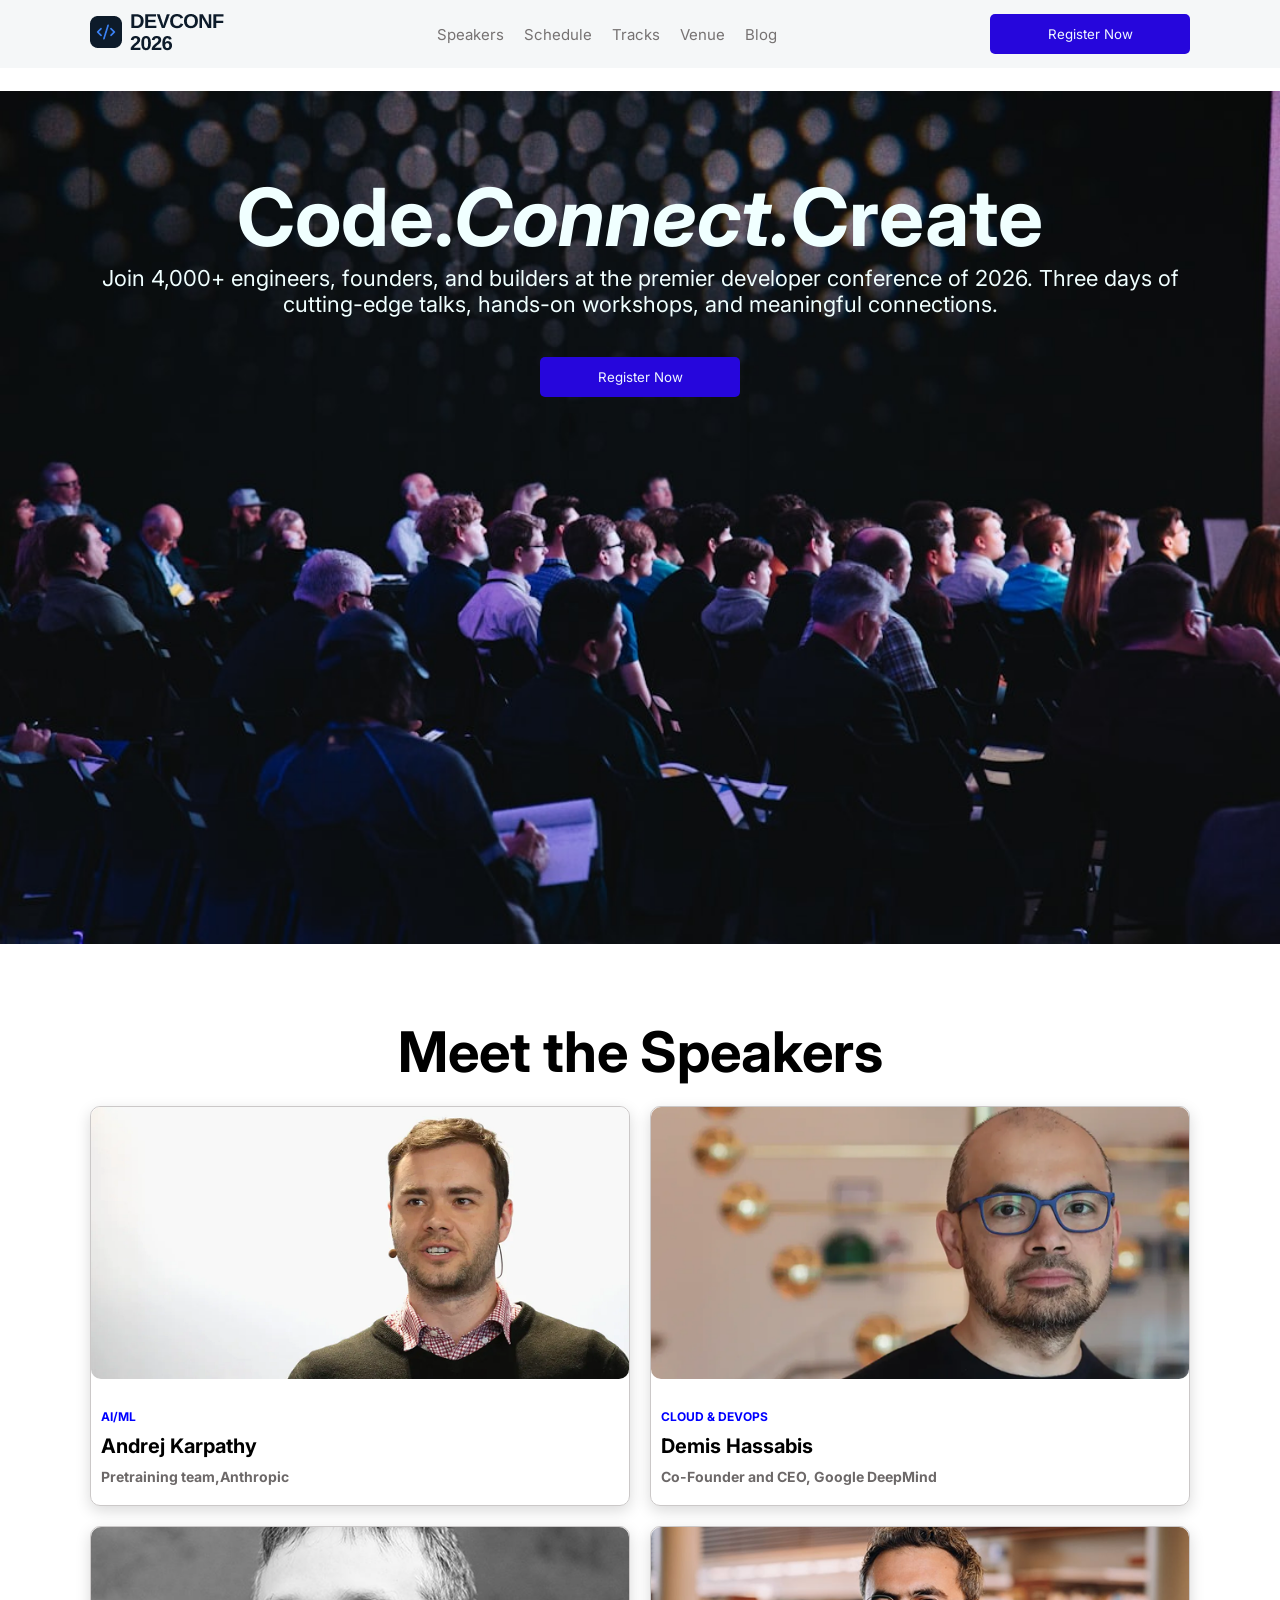
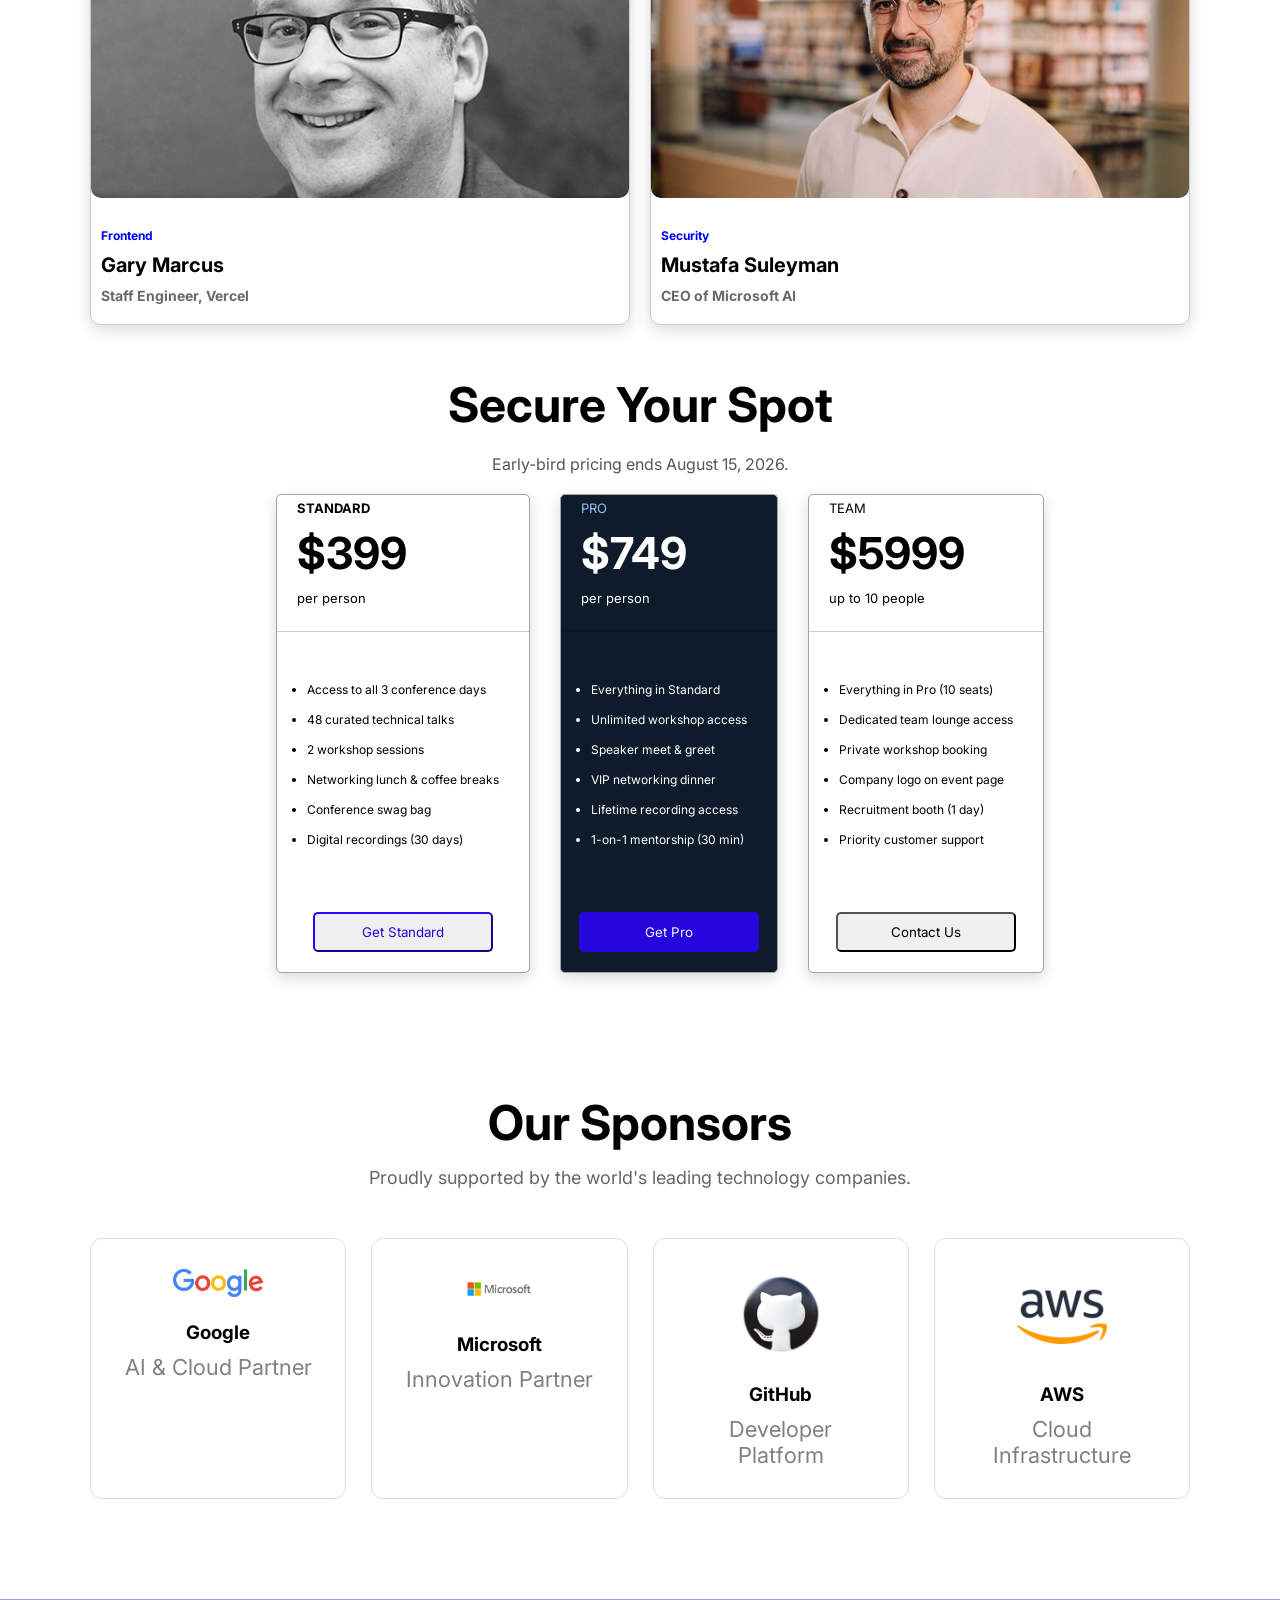
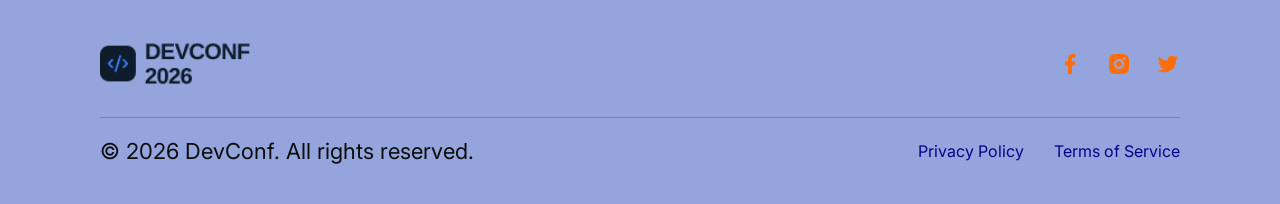
<file: index.html>
<!DOCTYPE html>
<html lang="en">
<head>
    <meta charset="UTF-8">
    <meta name="viewport" content="width=device-width, initial-scale=1.0">
    <title>Assignment01</title>
    <link rel="stylesheet" href="styles/responsive.css">
    
    <!-- font -->
     <link rel="preconnect" href="https://fonts.googleapis.com">
     <link rel="preconnect" href="https://fonts.gstatic.com" crossorigin>
    <link href="https://fonts.googleapis.com/css2?family=Inter:ital,opsz,wght@0,14..32,100..900;1,14..32,100..900&family=Open+Sans:ital,wght@0,300..800;1,300..800&display=swap" rel="stylesheet">
</head>
<body>
    <header>
       
            <nav>
                <div class="logo">
                <img src="logo.png" alt=""> 
                </div>
                
            
                <ul class="tab">
                <li><a href="">Speakers</a></li>
                <li><a href="">Schedule</a></li>
                <li><a href="">Tracks</a></li>
                <li><a href="">Venue</a></li>
                <li><a href="">Blog</a></li>
               </ul>
            
               <button class="button-style btn-size-height">Register Now</button>
           </nav>
        
    </header>
<main>
        <section class="hero">
            <div class="sec-text">
            <h1>Code.<em>Connect.</em>Create</h1>
            <p>Join 4,000+ engineers, founders, and builders at the premier developer conference of 2026. Three days of cutting-edge talks, hands-on workshops, and meaningful connections.</p><br><br>
             <button class="second button-style btn-size">Register Now</button>
           </div> 
          
        </section>

        <section class="gallery">
            <p class="sec-2">Meet the Speakers</p><br>
       <div class="gallery-box">     

            <div class="div-size">
                <img src="andrej.png" alt=""><br>
                <p class="developer">AI/ML </p>
                <p class="name">Andrej Karpathy</p>
                <p class="designation">Pretraining team,Anthropic</p><br>
            </div>
            <div class="div-size">
                <img src="demis.png" alt=""><br>
                <p class="developer">CLOUD & DEVOPS </p>
                <p class="name">Demis Hassabis</p>
                <p class="designation">Co-Founder and CEO, Google DeepMind</p><br>
            </div>
        
            <div class="div-size">
                <img src="gary.png" alt=""><br>
                <p class="developer">Frontend</p>
                <p class="name">Gary Marcus</p>
                <p class="designation">Staff Engineer, Vercel</p><br>
            </div>
            <div class="div-size">
                <img src="mustafa.png" alt=""><br>
                <p class="developer">Security </p>
                <p class="name">Mustafa Suleyman</p>
                <p class="designation">CEO of Microsoft AI</p><br>
            </div>
        
       </div> 
        </section>
        <section>
            <p class="headline">Secure Your Spot</p><br>
            <p class="explain">Early-bird pricing ends August 15, 2026.</p>
            <div class="sec-3-div">
            <div class="div-box1">
                <p class="font"><b>STANDARD</b></p>
                <P class="font-number">$399</P>
                <P  class="font">per person</P><br><hr><br>
                <ul class="font-text">
                    <li>󠁯Access to all 3 conference days</li><br>
                    <li>48 curated technical talks</li><br>
                    <li>󠁯2 workshop sessions</li><br>
                    <li>󠁯Networking lunch & coffee breaks</li><br>
                    <li>󠁯Conference swag bag</li><br>
                    <li>󠁯Digital recordings (30 days)</li><br>
                </ul>
                
                <button  class="button-align border-1">Get Standard</button>
                
            </div>
            <div class="div-box1 div-box1-color">
               <p  class="font" style="color: #93C5FD;">PRO</p>
               <p class="font-number">$749</p>
               <P  class="font">per person</P><br><hr><br>
               <ul class="font-text">
                    <li>Everything in Standard</li><br>
                    <li>Unlimited workshop access</li><br>
                    <li>Speaker meet & greet</li><br>
                    <li>󠁯VIP networking dinner</li><br>
                    <li>󠁯Lifetime recording access</li><br>
                    <li>󠁯1-on-1 mentorship (30 min)</li><br>
               </ul>
               
               <button class="button-style button-align">Get Pro</button>
                
            </div>
            <div class="div-box1">
               <p  class="font">TEAM</p>
               <p class="font-number">$5999</p>
               <P class="font">up to 10 people</P><br><hr><br>
               <ul class="font-text">
                <li>Everything in Pro (10 seats)</li><br>
                <li>Dedicated team lounge access</li><br>
                <li>Private workshop booking</li><br>
                <li>Company logo on event page</li><br>
                <li>Recruitment booth (1 day)</li><br>
                <li>Priority customer support</li><br>
               </ul>
               
               <button class="button-align">Contact Us</button>
               
            </div>
            </div>
        </section>

        <section class="sponsors">

    <h2 class="section-title">Our Sponsors</h2>

    <p class="section-description">
        Proudly supported by the world's leading technology companies.
    </p>

    <div class="sponsor-container">

        <div class="sponsor-card">
            <img src="google.png" alt="">
            <h3>Google</h3>
            <p>AI & Cloud Partner</p>
        </div>

        <div class="sponsor-card">
            <img src="microsoft.png" alt="">
            <h3>Microsoft</h3>
            <p>Innovation Partner</p>
        </div>

        <div class="sponsor-card">
            <img src="github.png" alt="">
            <h3>GitHub</h3>
            <p>Developer Platform</p>
        </div>

        <div class="sponsor-card">
            <img src="aws.png" alt="">
            <h3>AWS</h3>
            <p>Cloud Infrastructure</p>
        </div>

    </div>

</section>
</main>
<footer>

    <div class="footer-top">

        <div class="footer-logo">
            <img src="logo.png" alt="">
        </div>

        <div class="social-links">
            <a href="#"><i class="fa-brands fa-facebook-f"><img src="facebook.png" alt=""></i></a>
            <a href="#"><i class="fa-brands fa-instagram"><img src="insta.png" alt=""></i></a>
            <a href="#"><i class="fa-brands fa-twitter"><img src="twitter.png" alt=""></i></a>
        </div>

    </div>

    <hr>

    <div class="footer-bottom">

        <p>&copy; 2026 DevConf. All rights reserved.</p>

        <div class="footer-menu">
            <a href="#">Privacy Policy</a>
            <a href="#">Terms of Service</a>
        </div>

    </div>

</footer>
</body>
</html>
</file>
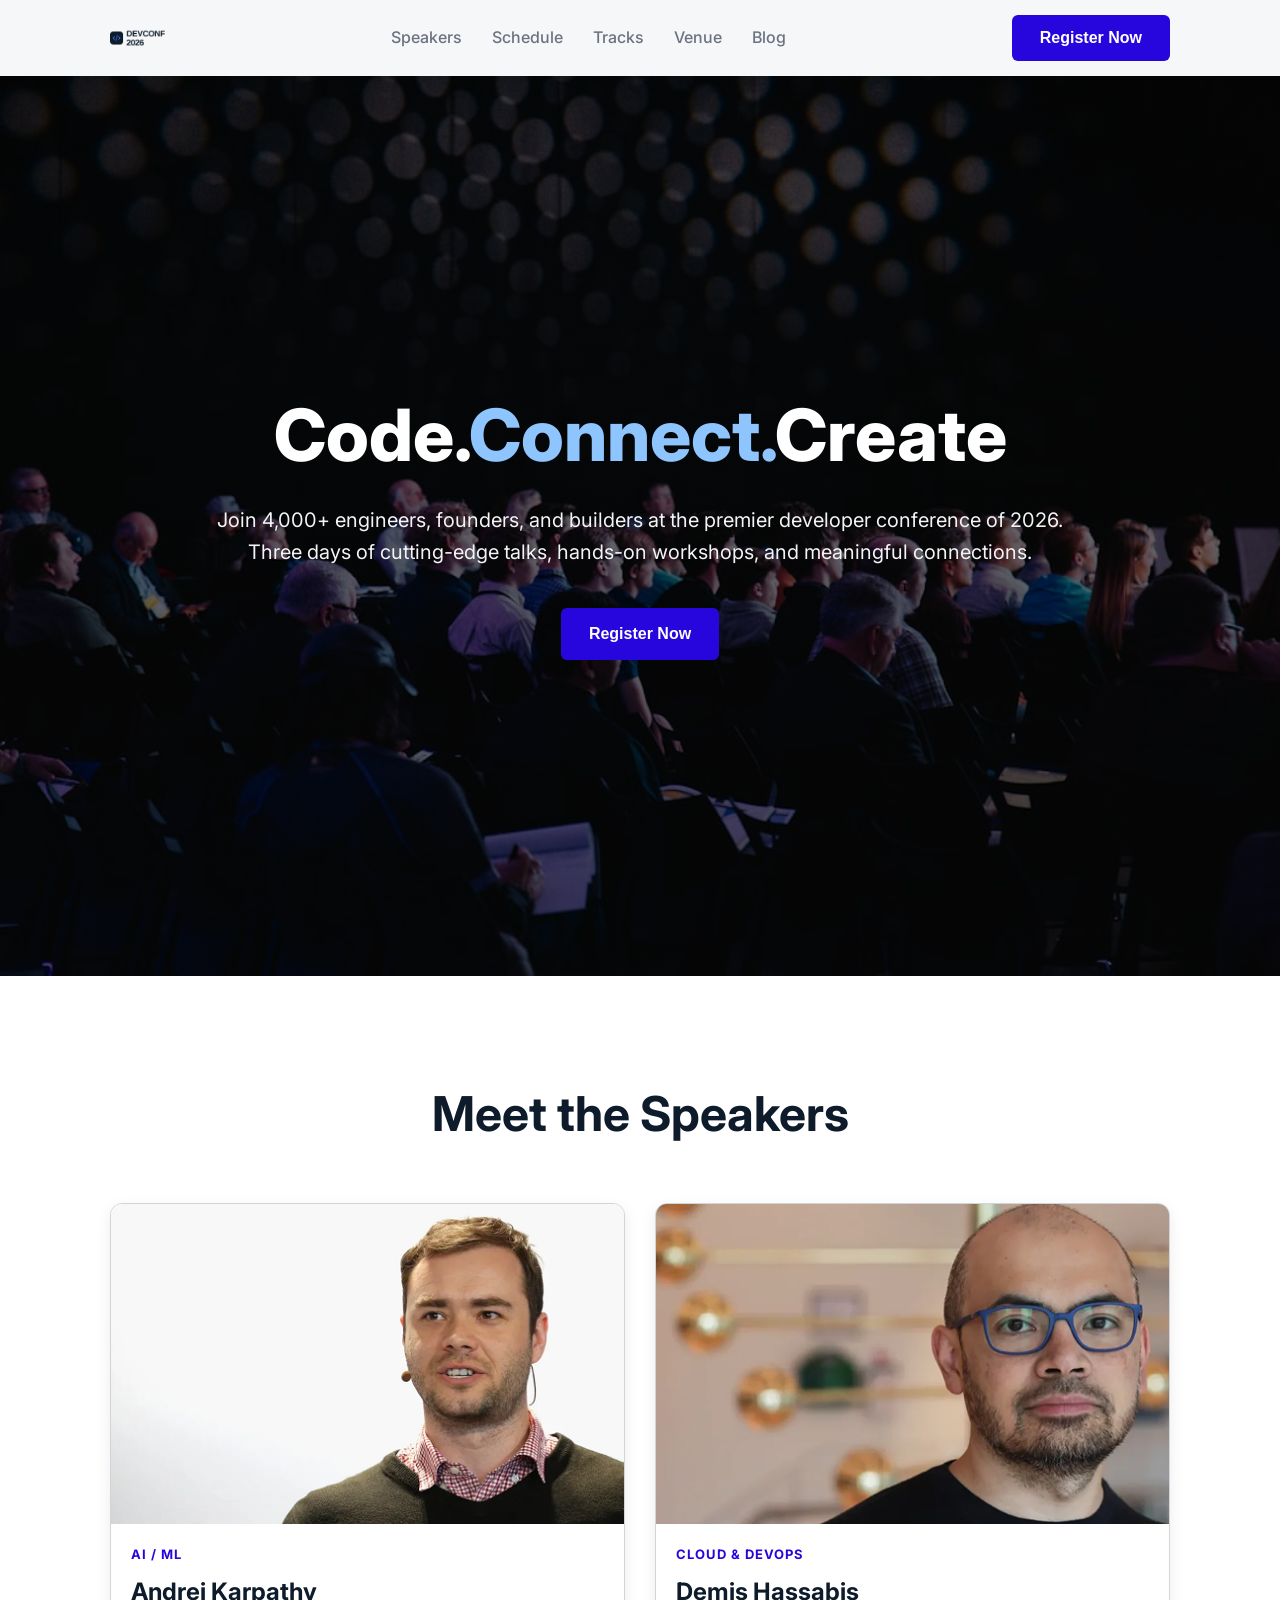
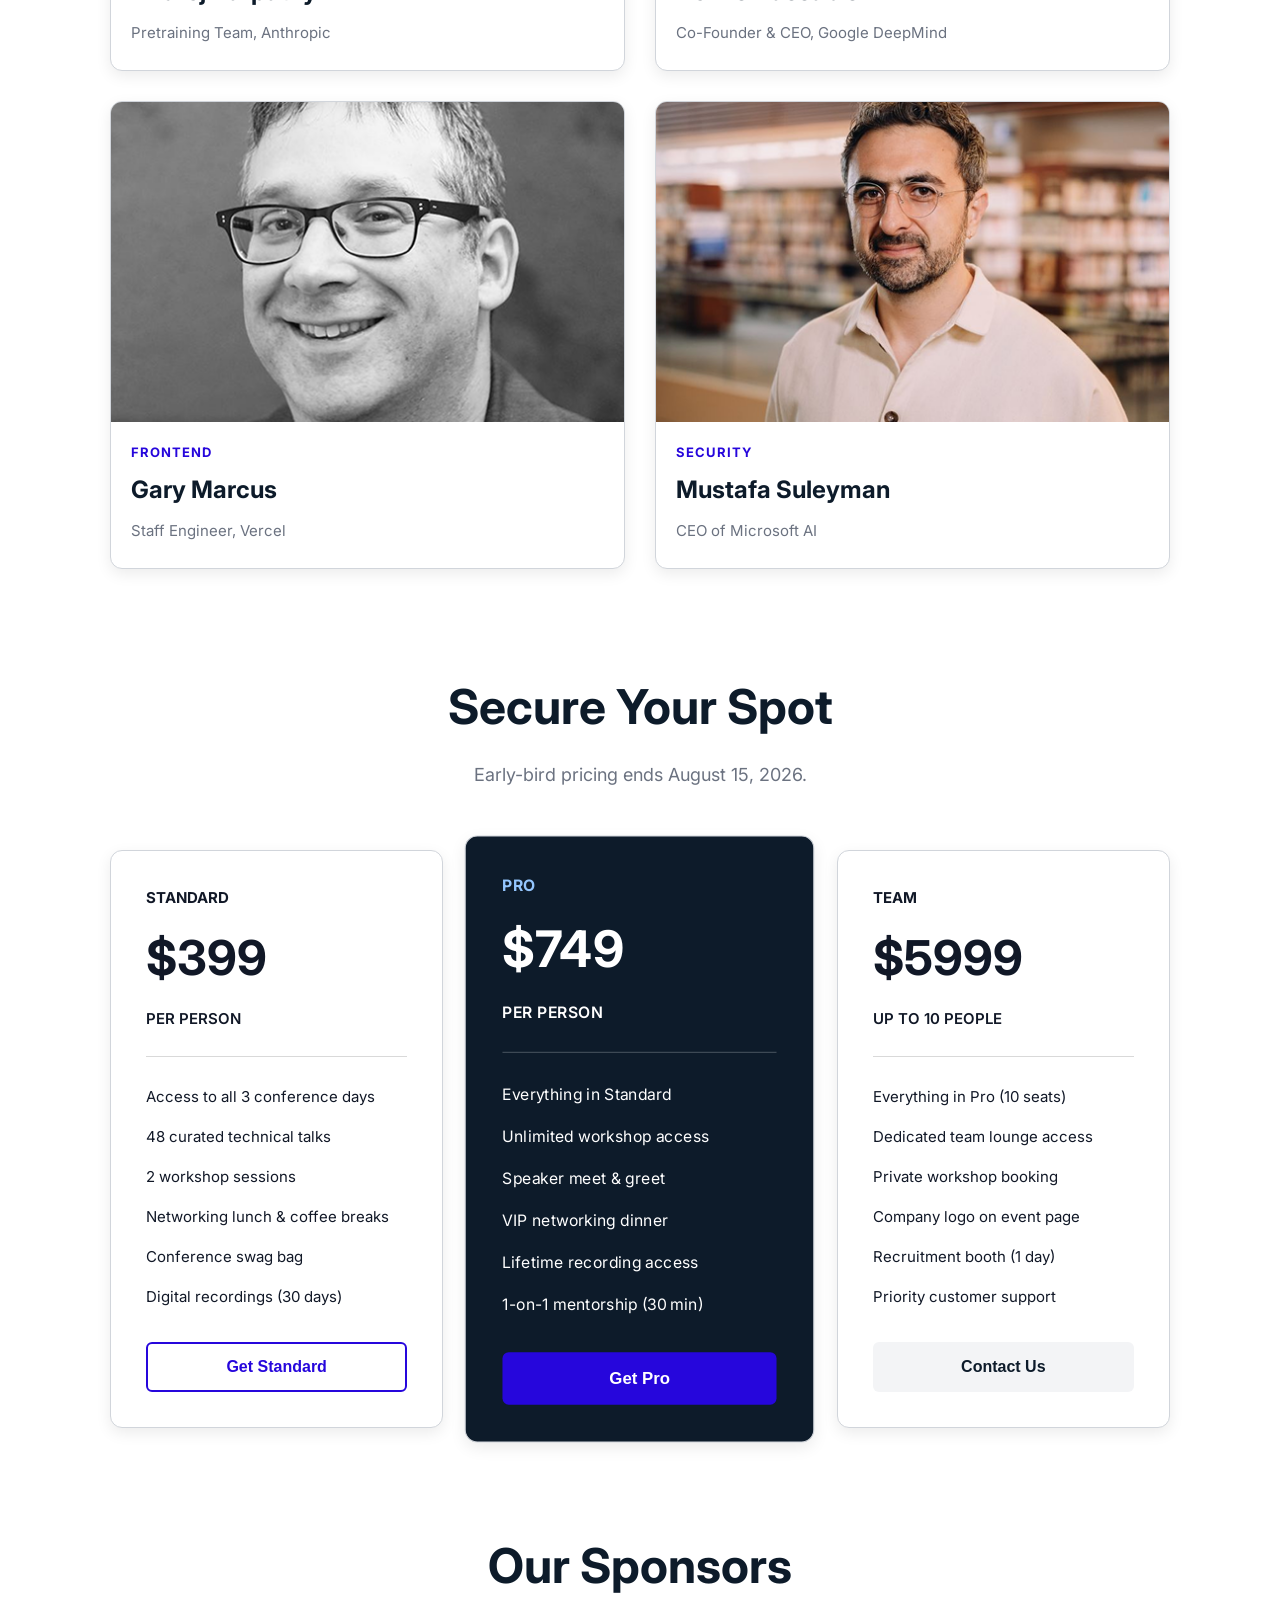
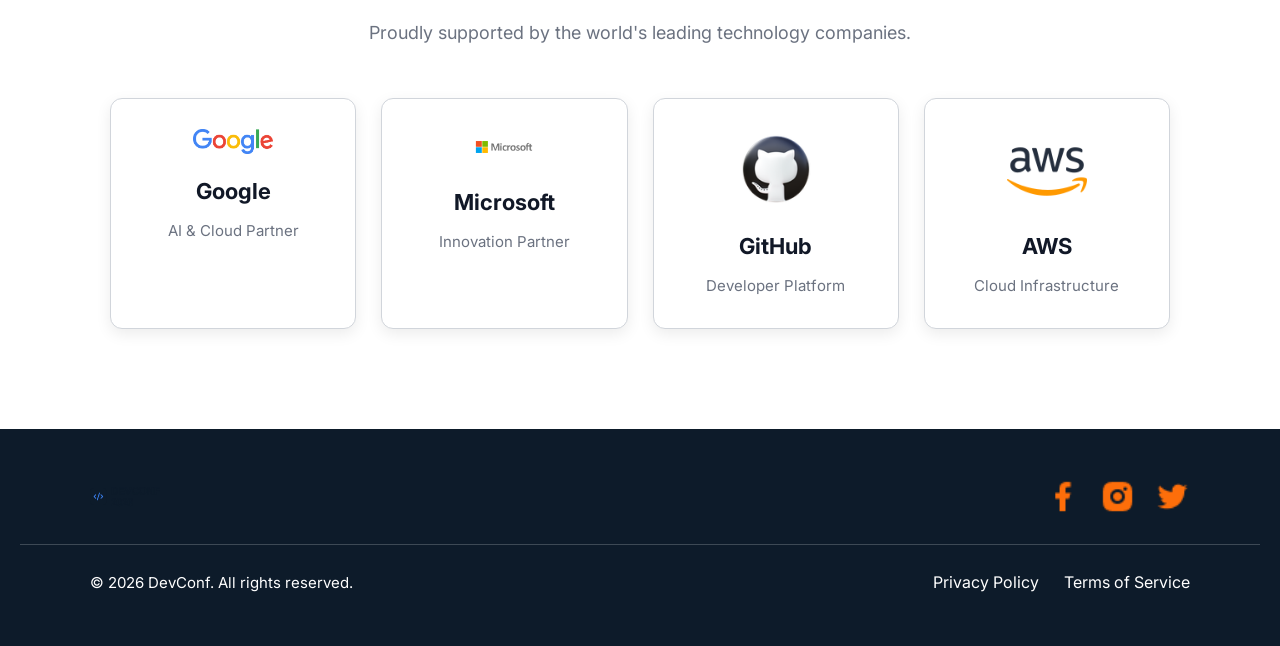
<file: new.html>
<!DOCTYPE html>
<html lang="en">
<head>
    <meta charset="UTF-8">
    <meta name="viewport" content="width=device-width, initial-scale=1.0">
    <title>Assignment 01</title>

    <link rel="stylesheet" href="styles/new.css">

    <!-- Google Font -->
    <link rel="preconnect" href="https://fonts.googleapis.com">
    <link rel="preconnect" href="https://fonts.gstatic.com" crossorigin>

    <link href="https://fonts.googleapis.com/css2?family=Inter:wght@100..900&family=Open+Sans:wght@300..800&display=swap" rel="stylesheet">
</head>

<body>

<header>

    <nav>

        <div class="logo">
            <img src="logo.png" alt="DevConf Logo">
        </div>

        <ul class="tab">
            <li><a href="#">Speakers</a></li>
            <li><a href="#">Schedule</a></li>
            <li><a href="#">Tracks</a></li>
            <li><a href="#">Venue</a></li>
            <li><a href="#">Blog</a></li>
        </ul>

        <button class="button-style btn-size-height">
            Register Now
        </button>

    </nav>

</header>

<main>

    <!-- Hero Section -->

    <section class="hero">

        <div class="sec-text">

            <h1>
                Code.<em>Connect.</em>Create
            </h1>

            <p>
                Join 4,000+ engineers, founders, and builders at the premier
                developer conference of 2026. Three days of cutting-edge talks,
                hands-on workshops, and meaningful connections.
            </p>

            <button class="button-style btn-size">
                Register Now
            </button>

        </div>

    </section>
        <!-- Speakers Section -->

    <section class="gallery">

        <h2 class="sec-2">Meet the Speakers</h2>

        <div class="gallery-box">

            <div class="div-size">
                <img src="andrej.png" alt="Andrej Karpathy">
                <p class="developer">AI / ML</p>
                <p class="name">Andrej Karpathy</p>
                <p class="designation">Pretraining Team, Anthropic</p>
            </div>

            <div class="div-size">
                <img src="demis.png" alt="Demis Hassabis">
                <p class="developer">Cloud & DevOps</p>
                <p class="name">Demis Hassabis</p>
                <p class="designation">Co-Founder & CEO, Google DeepMind</p>
            </div>

            <div class="div-size">
                <img src="gary.png" alt="Gary Marcus">
                <p class="developer">Frontend</p>
                <p class="name">Gary Marcus</p>
                <p class="designation">Staff Engineer, Vercel</p>
            </div>

            <div class="div-size">
                <img src="mustafa.png" alt="Mustafa Suleyman">
                <p class="developer">Security</p>
                <p class="name">Mustafa Suleyman</p>
                <p class="designation">CEO of Microsoft AI</p>
            </div>

        </div>

    </section>

    <!-- Pricing Section -->

    <section class="pricing">

        <h2 class="headline">Secure Your Spot</h2>

        <p class="explain">
            Early-bird pricing ends August 15, 2026.
        </p>

        <div class="sec-3-div">

            <!-- Standard -->

            <div class="div-box1">

                <p class="font"><strong>STANDARD</strong></p>

                <p class="font-number">$399</p>

                <p class="font">per person</p>

                <hr>

                <ul class="font-text">
                    <li>Access to all 3 conference days</li>
                    <li>48 curated technical talks</li>
                    <li>2 workshop sessions</li>
                    <li>Networking lunch & coffee breaks</li>
                    <li>Conference swag bag</li>
                    <li>Digital recordings (30 days)</li>
                </ul>

                <button class="button-align border-1">
                    Get Standard
                </button>

            </div>

            <!-- Pro -->

            <div class="div-box1 div-box1-color">

                <p class="font pro-text"><strong>PRO</strong></p>

                <p class="font-number">$749</p>

                <p class="font">per person</p>

                <hr>

                <ul class="font-text">
                    <li>Everything in Standard</li>
                    <li>Unlimited workshop access</li>
                    <li>Speaker meet & greet</li>
                    <li>VIP networking dinner</li>
                    <li>Lifetime recording access</li>
                    <li>1-on-1 mentorship (30 min)</li>
                </ul>

                <button class="button-style button-align">
                    Get Pro
                </button>

            </div>

            <!-- Team -->

            <div class="div-box1">

                <p class="font"><strong>TEAM</strong></p>

                <p class="font-number">$5999</p>

                <p class="font">Up to 10 people</p>

                <hr>

                <ul class="font-text">
                    <li>Everything in Pro (10 seats)</li>
                    <li>Dedicated team lounge access</li>
                    <li>Private workshop booking</li>
                    <li>Company logo on event page</li>
                    <li>Recruitment booth (1 day)</li>
                    <li>Priority customer support</li>
                </ul>

                <button class="button-align">
                    Contact Us
                </button>

            </div>

        </div>

    </section>
        <!-- Sponsors Section -->

    <section class="sponsors">

        <h2 class="section-title">Our Sponsors</h2>

        <p class="section-description">
            Proudly supported by the world's leading technology companies.
        </p>

        <div class="sponsor-container">

            <div class="sponsor-card">
                <img src="google.png" alt="Google Logo">
                <h3>Google</h3>
                <p>AI & Cloud Partner</p>
            </div>

            <div class="sponsor-card">
                <img src="microsoft.png" alt="Microsoft Logo">
                <h3>Microsoft</h3>
                <p>Innovation Partner</p>
            </div>

            <div class="sponsor-card">
                <img src="github.png" alt="GitHub Logo">
                <h3>GitHub</h3>
                <p>Developer Platform</p>
            </div>

            <div class="sponsor-card">
                <img src="aws.png" alt="AWS Logo">
                <h3>AWS</h3>
                <p>Cloud Infrastructure</p>
            </div>

        </div>

    </section>

</main>

<!-- Footer -->

<footer>

    <div class="footer-top">

        <div class="footer-logo">
            <img src="logo.png" alt="DevConf Logo">
        </div>

        <div class="social-links">

            <a href="#">
                <img src="facebook.png" alt="Facebook">
            </a>

            <a href="#">
                <img src="insta.png" alt="Instagram">
            </a>

            <a href="#">
                <img src="twitter.png" alt="Twitter">
            </a>

        </div>

    </div>

    <hr>

    <div class="footer-bottom">

        <p>&copy; 2026 DevConf. All rights reserved.</p>

        <div class="footer-menu">
            <a href="#">Privacy Policy</a>
            <a href="#">Terms of Service</a>
        </div>

    </div>

</footer>

</body>
</html>
</file>
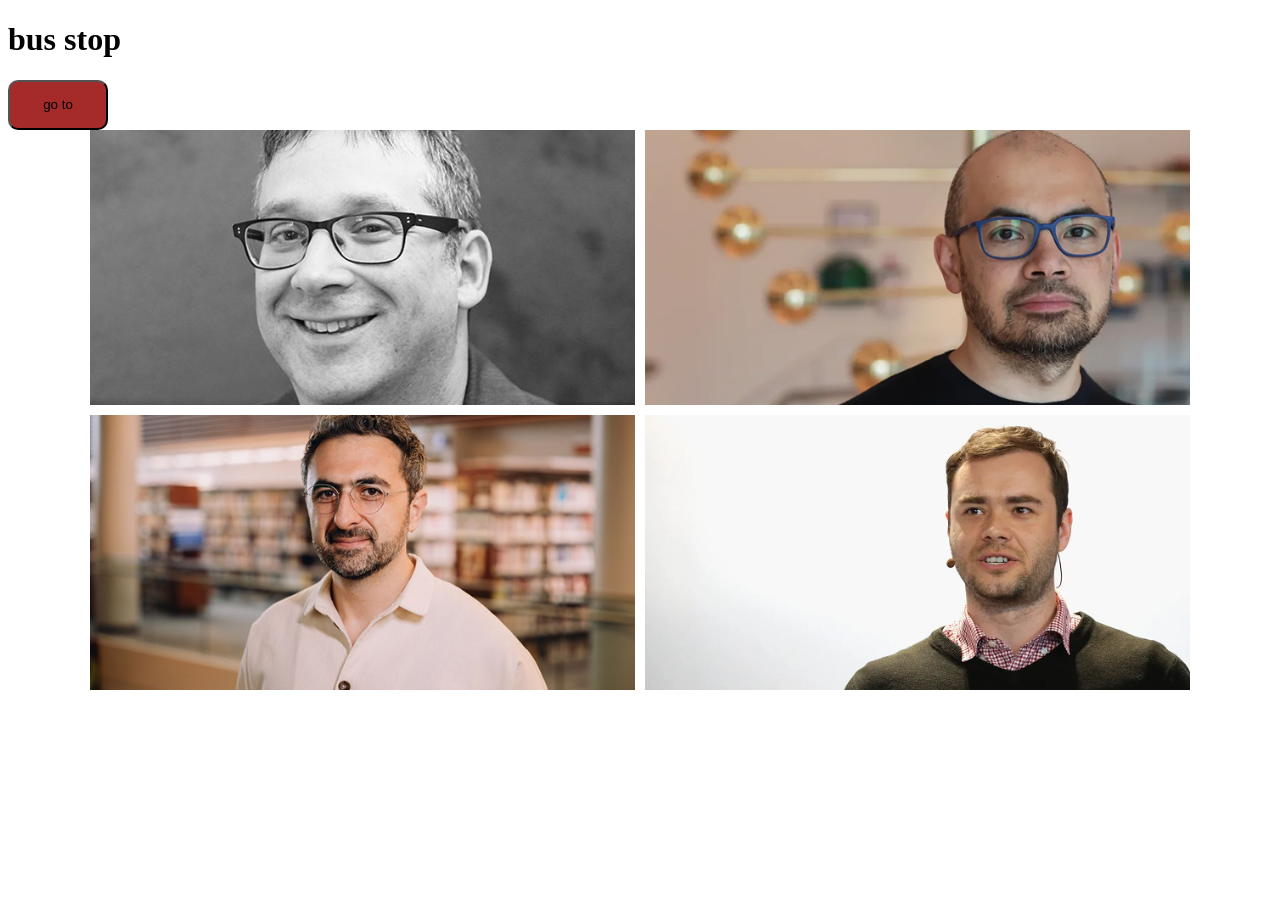
<file: styles/transform.html>
<!DOCTYPE html>
<html lang="en">
<head>
    <meta charset="UTF-8">
    <meta name="viewport" content="width=device-width, initial-scale=1.0">
    <title>Document</title>
    <link rel="stylesheet" href="button.css">
</head>
<body>
    <h1>bus stop</h1>
    <button class="style">go to</button>
    <section class="gallery">
        <div>
            <img src="/gary.png" alt="">
        </div>
       <div>
            <img src="/demis.png" alt="">
        </div>
        <div>
            <img src="/mustafa.png" alt="">
        </div> 
        <div>
            <img src="/andrej.png" alt="">
        </div>
        

    </section>
</body>
</html>
</file>
<file: styles/responsive.css>
*{
    padding:0px;
    margin: 0px;
    font-family:"Inter", sans-serif;
 }
 header{
    background-color: rgb(245, 247, 248);
 }
 nav{
    display: flex;
    justify-content: space-between;
    max-width:1100px;
     margin:auto;
     padding:10px 20px;
     align-items: center;
     cursor: pointer;
 }
.tab{
    align-items: center;
    list-style: none;
    margin: 0 auto; 
}
  ul li a{
    color: rgb(118, 114, 114);
    text-decoration: none;

 }
 nav ul{
    display: flex;
    padding: 12PX 0px;
    font-size: 15px;
    gap: 20px;
 }
 .button-style{
  background: #2606dc;
  border-radius: 5px;
  border:none;
  color: aliceblue;
  padding: 4px 16px;
  width: 200px;
   cursor: pointer;
   height: 40px;
   transition: 0.3s;
 }
 
 .hero{
    background-image:url("../banner.jpg");
    
    min-height: 100vh;
    background-size: 100%;
    background-position:center;
    background-repeat: no-repeat;
    height: auto;
}
.sec-text{
   max-width: 1100px;
   padding-top:100px;
   margin: auto;
    color: azure;
    text-align: center;
}
h1{
    font-size: 80px;
}
p{
    font-size: 22px;

}
.second{
    margin-bottom:50px;
}
.gallery{
  max-width: 1100px;
     margin:50px auto;
    padding: 0 20px;  
    
    
}
.gallery-box{
    display: grid;
    grid-template-columns: repeat(2, 1fr);
    gap: 20px;
    transition: 0.3s;
}
.sec-2{
    text-align: center;
    font-size: 56px;
    font-weight: bold;
}
.div-size{

box-shadow:0 5px 15px rgba(0,0,0,.15);
  border: 1px solid rgb(203, 200, 200);
  border-radius: 10px;
  display: grid;
 
}
.div-size img{
    width:100%;
    display:block;
   border-radius: 10px;
}
.developer{
    font-size: 12px;
    color: blue;
    font-weight:bold;
}
.name{
    font-size: 20px;
    font-weight:bold;
}
.designation{
font-size: 14px;
font-weight: bold;
color: rgb(108, 104, 104);
}
.developer, .name ,.designation{
    text-align: left;
     padding-left: 10px;
     margin-top: 10px;
}
.headline{
    font-size: 48px;
    font-weight: bold;
    text-align: center;
}
.explain{
    font-size: 16px;
     text-align: center;
     color: rgb(87, 86, 86);
    
}
.sec-3-div{
    display:flex;
    justify-content: center;
    padding:20px 20px;
    gap:30px;
     width: 100%;
  
     
}
.div-box1{
border: 1px solid rgb(163, 161, 161);
 box-shadow:0 5px 15px rgba(0,0,0,.15);-
background-color: #E5E7EB;
border-radius: 5px;
transition: 0.3s;
}
.div-box1:hover{
    transform:translate(-10px);
}
.font{
    font-size:13px;
    padding: 5px 20px;
}
.font-number{
    font-size: 44px;
    font-weight: bold;
    padding: 5px 20px;
}
.font-text{
    font-size: 12px;
    gap: 5px;
padding:30px;
}
.div-box1-color{
    background-color: #0D1B2A;
    color: white;
}
.button-align{
display: block;
margin: 20px auto;
width: 180px;
height: 40px;
border-radius: 5px;
cursor: pointer;
transition: 0.3s;
}
.button-style:hover{
transform: translateY(-10px);
}
.button-align:hover{
    background-color:green ;
}
.border-1{
    border-color: #2606dc;
    color: #2606dc;
}
.sponsors{
    max-width:1100px;
    margin:100px auto;
    padding:0 20px;
}

.section-title{
    font-size:48px;
    text-align:center;
    font-weight:700;
}

.section-description{
    text-align:center;
    color:#666;
    margin-top:15px;
    margin-bottom:50px;
    font-size:18px;
}

.sponsor-container{
    display:grid;
    grid-template-columns:repeat(4,1fr);
    gap:25px;
}

.sponsor-card{
    border:1px solid #ddd;
    border-radius:12px;
    padding:30px;
    text-align:center;
    transition:0.3s;
}

.sponsor-card:hover{
    transform:translateY(-8px);
    box-shadow:0 10px 25px rgba(0,0,0,.15);
}

.sponsor-card img{
    width:90px;
    margin-bottom:20px;
}

.sponsor-card h3{
    margin-bottom:10px;
}

.sponsor-card p{
    color:gray;
}
footer{
    background:#94a4dc;
    color:white;
    padding:40px 100px;
}

.footer-top{
    display:flex;
    justify-content:space-between;
    align-items:center;
    margin-bottom:25px;
}

.footer-logo img{
    width:150px;
}

.social-links{
    display:flex;
    gap:25px;
}

.social-links a{
    color:#ff7a00;
    font-size:28px;
    transition:0.3s;
}

.social-links a:hover{
    color:white;
    transform:translateY(-4px);
}

hr{
    border:none;
    border-top:1px solid rgba(11, 9, 9, 0.2);
}

.footer-bottom{
    display:flex;
    justify-content:space-between;
    align-items:center;
    margin-top:20px;
}

.footer-bottom p{
    color:#0c0c0c;
}

.footer-menu{
    display:flex;
    gap:30px;
}

.footer-menu a{
    text-decoration:none;
    color:#03038a;
    transition:0.3s;
}

.footer-menu a:hover{
    color:rgb(116, 127, 226);
}
</file>
<file: styles/new.css>
/* ===========================
   GOOGLE FONT & RESET
=========================== */

*{
    margin:0;
    padding:0;
    box-sizing:border-box;
}

:root{
    --primary:#2606dc;
    --dark:#0D1B2A;
    --light:#F5F7F8;
    --white:#ffffff;
    --gray:#6B7280;
    --border:#D1D5DB;
}

body{
    font-family:"Inter",sans-serif;
    color:#111827;
    line-height:1.6;
    background:#fff;
}

img{
    display:block;
    max-width:100%;
}

a{
    text-decoration:none;
}

ul{
    list-style:none;
}

/* ===========================
   HEADER
=========================== */

header{
    background:var(--light);
}

nav{
    max-width:1100px;
    margin:auto;

    display:flex;
    justify-content:space-between;
    align-items:center;

    padding:15px 20px;
}

.logo img{
    width:55px;
}

.tab{
    display:flex;
    gap:30px;
}

.tab a{
    color:var(--gray);
    font-size:16px;
    font-weight:500;
    transition:.3s;
}

.tab a:hover{
    color:var(--primary);
}

/* ===========================
   BUTTON
=========================== */

.button-style{

    background:var(--primary);

    color:white;

    border:none;

    border-radius:6px;

    padding:14px 28px;

    font-size:16px;

    font-weight:600;

    cursor:pointer;

    transition:.3s;
}

.button-style:hover{

    background:#1804a4;

    transform:translateY(-2px);

}

.btn-size{

    min-height:52px;

}

.btn-size-height{

    min-height:45px;

}

/* ===========================
   HERO SECTION
=========================== */

.hero{

    background:

    linear-gradient(rgba(0,0,0,.60),

    rgba(0,0,0,.60)),

    url("../banner.jpg");

    min-height:100vh;

    background-size:cover;

    background-position:center;

    background-repeat:no-repeat;

    display:flex;

    justify-content:center;

    align-items:center;

}

.sec-text{

    max-width:900px;

    margin:auto;

    text-align:center;

    color:white;

    padding:20px;

}

.sec-text h1{

    font-size:72px;

    line-height:1.2;

    margin-bottom:25px;

    font-weight:800;

}

.sec-text em{

    color:#8EC5FF;

    font-style:normal;

}

.sec-text p{

    font-size:20px;

    color:#F3F4F6;

    margin-bottom:40px;

}

.second{

    margin-top:0;

}
/* ===========================
   GALLERY SECTION
=========================== */

.gallery{
    max-width:1100px;
    margin:100px auto;
    padding:0 20px;
}

.sec-2{
    font-size:48px;
    font-weight:700;
    text-align:center;
    margin-bottom:50px;
    color:var(--dark);
}

/* Grid Layout */

.gallery-box{
    display:grid;
    grid-template-columns:repeat(2,1fr);
    gap:30px;
}

/* Speaker Card */

.div-size{
    background:#fff;
    border:1px solid var(--border);
    border-radius:12px;
    overflow:hidden;
    transition:.35s;
    box-shadow:0 5px 15px rgba(0,0,0,.08);
}

.div-size:hover{
    transform:translateY(-8px);
    box-shadow:0 15px 30px rgba(0,0,0,.15);
}

.div-size img{
    width:100%;
    height:320px;
    object-fit:cover;
}

/* Speaker Info */

.developer{
    font-size:13px;
    font-weight:700;
    color:var(--primary);
    text-transform:uppercase;
    letter-spacing:1px;

    margin:20px 20px 8px;
}

.name{
    font-size:24px;
    font-weight:700;
    color:var(--dark);

    margin:0 20px 10px;
}

.designation{
    font-size:15px;
    color:var(--gray);
    line-height:1.6;

    margin:0 20px 25px;
}
/* ===========================
   PRICING SECTION
=========================== */

.pricing{
    max-width:1100px;
    margin:100px auto;
    padding:0 20px;
}

.headline{
    font-size:48px;
    font-weight:700;
    text-align:center;
    color:var(--dark);
    margin-bottom:15px;
}

.explain{
    font-size:18px;
    color:var(--gray);
    text-align:center;
    margin-bottom:60px;
}

.sec-3-div{
    display:grid;
    grid-template-columns:repeat(3,1fr);
    gap:30px;
}

/* Pricing Card */

.div-box1{

    background:#fff;

    border:1px solid var(--border);

    border-radius:12px;

    padding:35px;

    transition:.35s;

    box-shadow:0 5px 15px rgba(0,0,0,.08);

}

.div-box1:hover{

    transform:translateY(-8px);

    box-shadow:0 15px 30px rgba(0,0,0,.15);

}

/* Featured Card */

.div-box1-color{

    background:var(--dark);

    color:white;

    transform:scale(1.05);

}

.div-box1-color:hover{

    transform:scale(1.08);

}

/* Text */

.font{

    font-size:15px;

    font-weight:600;

    margin-bottom:10px;

    text-transform:uppercase;

}

.font-number{

    font-size:48px;

    font-weight:700;

    margin-bottom:10px;

}

.pro-text{

    color:#93C5FD;

}

/* Divider */

.div-box1 hr{

    margin:25px 0;

    border:none;

    border-top:1px solid rgba(0,0,0,.15);

}

.div-box1-color hr{

    border-top:1px solid rgba(255,255,255,.2);

}

/* Feature List */

.font-text{

    font-size:15px;

    line-height:2;

    margin-bottom:30px;

}

.font-text li{

    margin-bottom:10px;

}

/* Buttons */

.button-align{

    width:100%;

    height:50px;

    border:none;

    border-radius:6px;

    cursor:pointer;

    font-size:16px;

    font-weight:600;

    transition:.3s;

}

/* Standard Button */

.border-1{

    background:white;

    color:var(--primary);

    border:2px solid var(--primary);

}

.border-1:hover{

    background:var(--primary);

    color:white;
    transform: translateY(10px);

}

/* Team Button */

.div-box1:last-child .button-align{

    background:#f3f4f6;

    color:var(--dark);

}

.div-box1:last-child .button-align:hover{

    background:var(--dark);

    color:white;

}
/* ===========================
   SPONSORS SECTION
=========================== */

.sponsors{
    max-width:1100px;
    margin:100px auto;
    padding:0 20px;
}

.section-title{
    font-size:48px;
    font-weight:700;
    text-align:center;
    color:var(--dark);
    margin-bottom:15px;
}

.section-description{
    font-size:18px;
    color:var(--gray);
    text-align:center;
    margin-bottom:50px;
}

.sponsor-container{
    display:grid;
    grid-template-columns:repeat(4,1fr);
    gap:25px;
}

.sponsor-card{
    background:#fff;
    border:1px solid var(--border);
    border-radius:12px;
    padding:30px 20px;
    text-align:center;
    transition:.3s;
    box-shadow:0 5px 15px rgba(0,0,0,.08);
}

.sponsor-card:hover{
    transform:translateY(-8px);
    box-shadow:0 15px 30px rgba(0,0,0,.15);
}

.sponsor-card img{
    width:80px;
    margin:0 auto 20px;
}

.sponsor-card h3{
    font-size:22px;
    margin-bottom:10px;
}

.sponsor-card p{
    font-size:15px;
    color:var(--gray);
}

/* ===========================
   FOOTER
=========================== */

footer{
    background:var(--dark);
    padding:50px 20px;
    margin-top:100px;
}

.footer-top,
.footer-bottom{
    max-width:1100px;
    margin:auto;
}

.footer-top{
    display:flex;
    justify-content:space-between;
    align-items:center;
    margin-bottom:30px;
}

.footer-logo img{
    width:70px;
}

.social-links{
    display:flex;
    gap:20px;
}

.social-links img{
    width:35px;
    transition:.3s;
}

.social-links img:hover{
    transform:translateY(-5px) scale(1.1);
}

footer hr{
    border:none;
    border-top:1px solid rgba(255,255,255,.2);
}

.footer-bottom{
    display:flex;
    justify-content:space-between;
    align-items:center;
    margin-top:25px;
}

.footer-bottom p{
    color:white;
    font-size:15px;
}

.footer-menu{
    display:flex;
    gap:25px;
}

.footer-menu a{
    color:white;
    transition:.3s;
}

.footer-menu a:hover{
    color:#93C5FD;
}

/* ===========================
   RESPONSIVE DESIGN
=========================== */

/* Tablet */

@media(max-width:992px){

    .gallery-box{
        grid-template-columns:1fr;
    }

    .sec-3-div{
        grid-template-columns:1fr;
    }

    .sponsor-container{
        grid-template-columns:repeat(2,1fr);
    }

    .sec-text h1{
        font-size:56px;
    }

}

/* Mobile */

@media(max-width:768px){

    nav{
        flex-direction:column;
        gap:20px;
    }

    .tab{
        flex-direction:column;
        gap:15px;
        text-align:center;
    }

    .sec-text h1{
        font-size:40px;
    }

    .sec-text p{
        font-size:17px;
    }

    .button-style{
        width:100%;
    }

    .sponsor-container{
        grid-template-columns:1fr;
    }

    .footer-top,
    .footer-bottom{
        flex-direction:column;
        gap:20px;
        text-align:center;
    }

    .footer-menu{
        flex-direction:column;
        gap:12px;
    }

}

/* Small Mobile */

@media(max-width:480px){

    .sec-text h1{
        font-size:32px;
    }

    .headline,
    .section-title,
    .sec-2{
        font-size:34px;
    }

}
</file>
<file: styles/button.css>
.style:hover{
    transform: translateY(-10px);
    background-color: blue;
    color: rgb(244, 240, 240);
  
}
button{
    background-color: brown;
    border-radius: 10px;
    width: 100px;
    height: 50px;
      transition: .3s;
     

}
.gallery{
    max-width: 1100px;
    margin: auto;
    display:grid;
    grid-template-columns: repeat(2,1fr);
   gap: 10px;

}
.gallery img{
    width: 100%;
    display: block;
}
</file>
